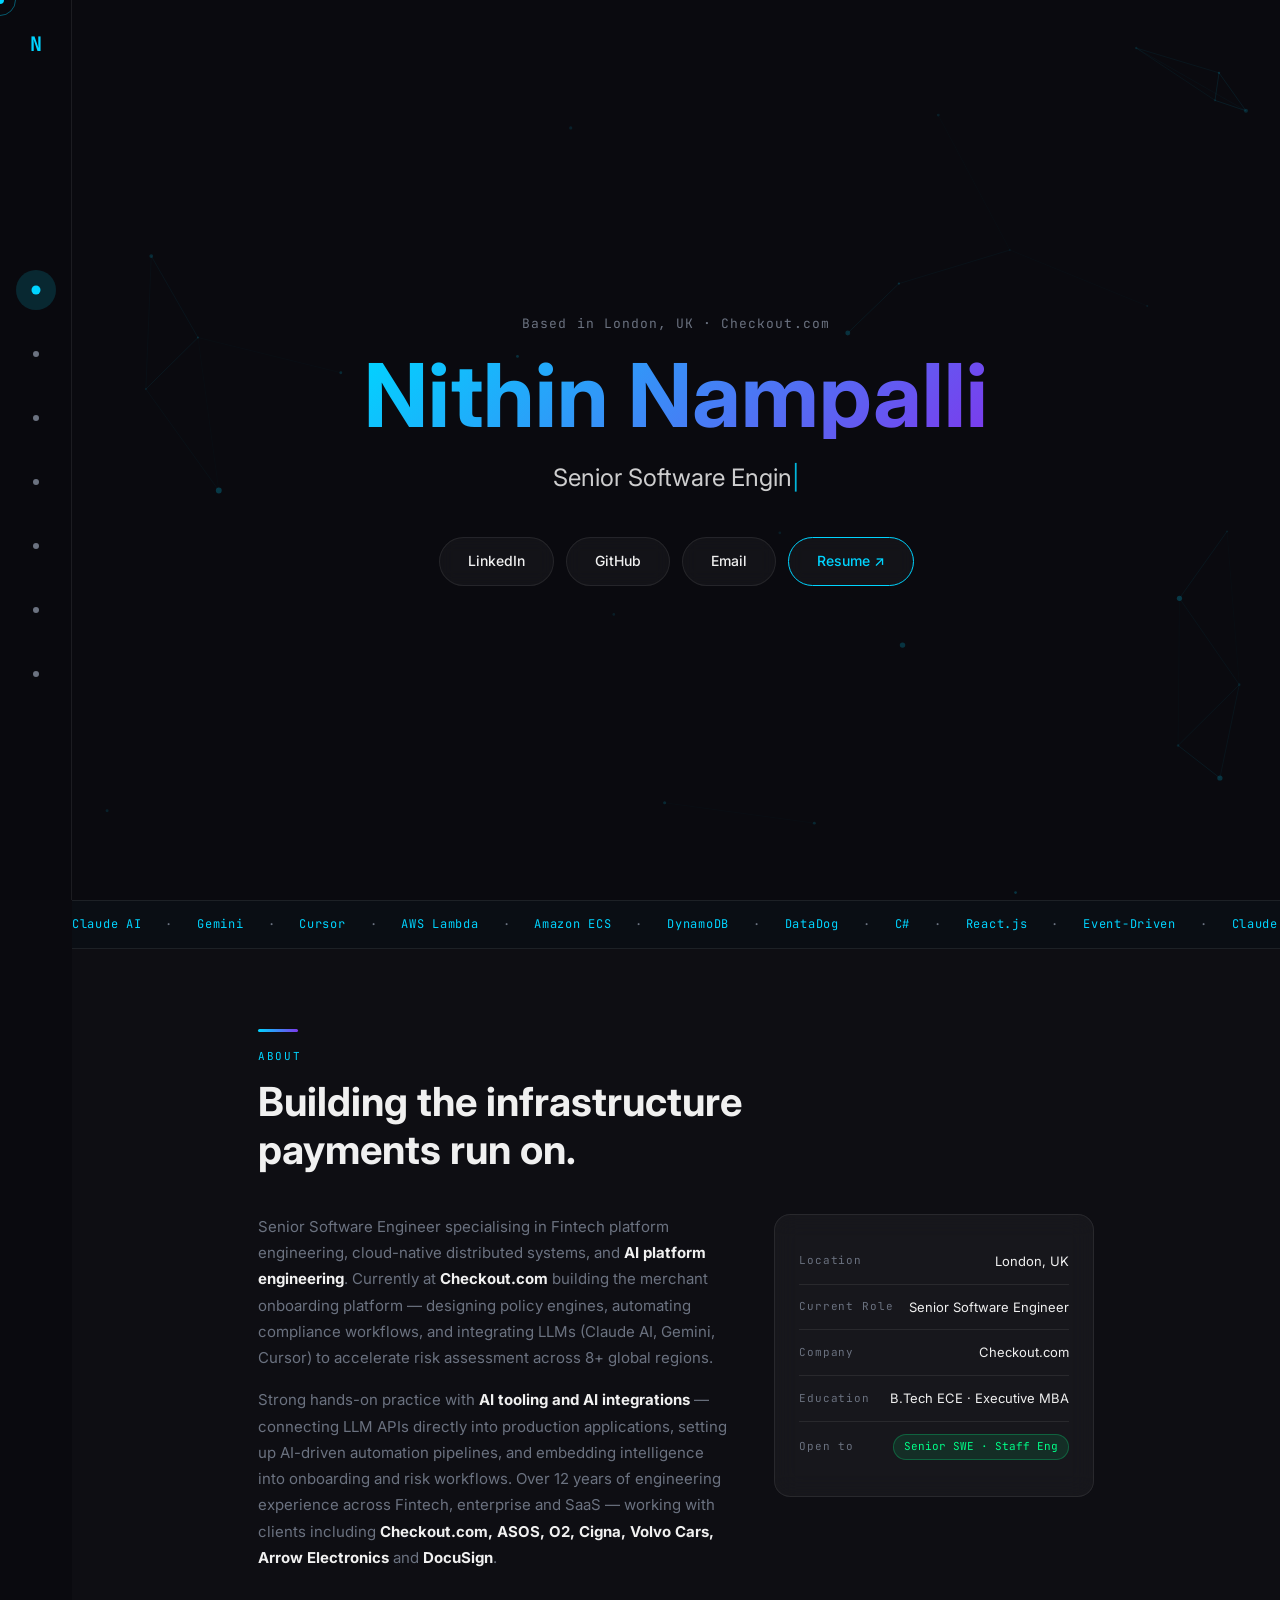
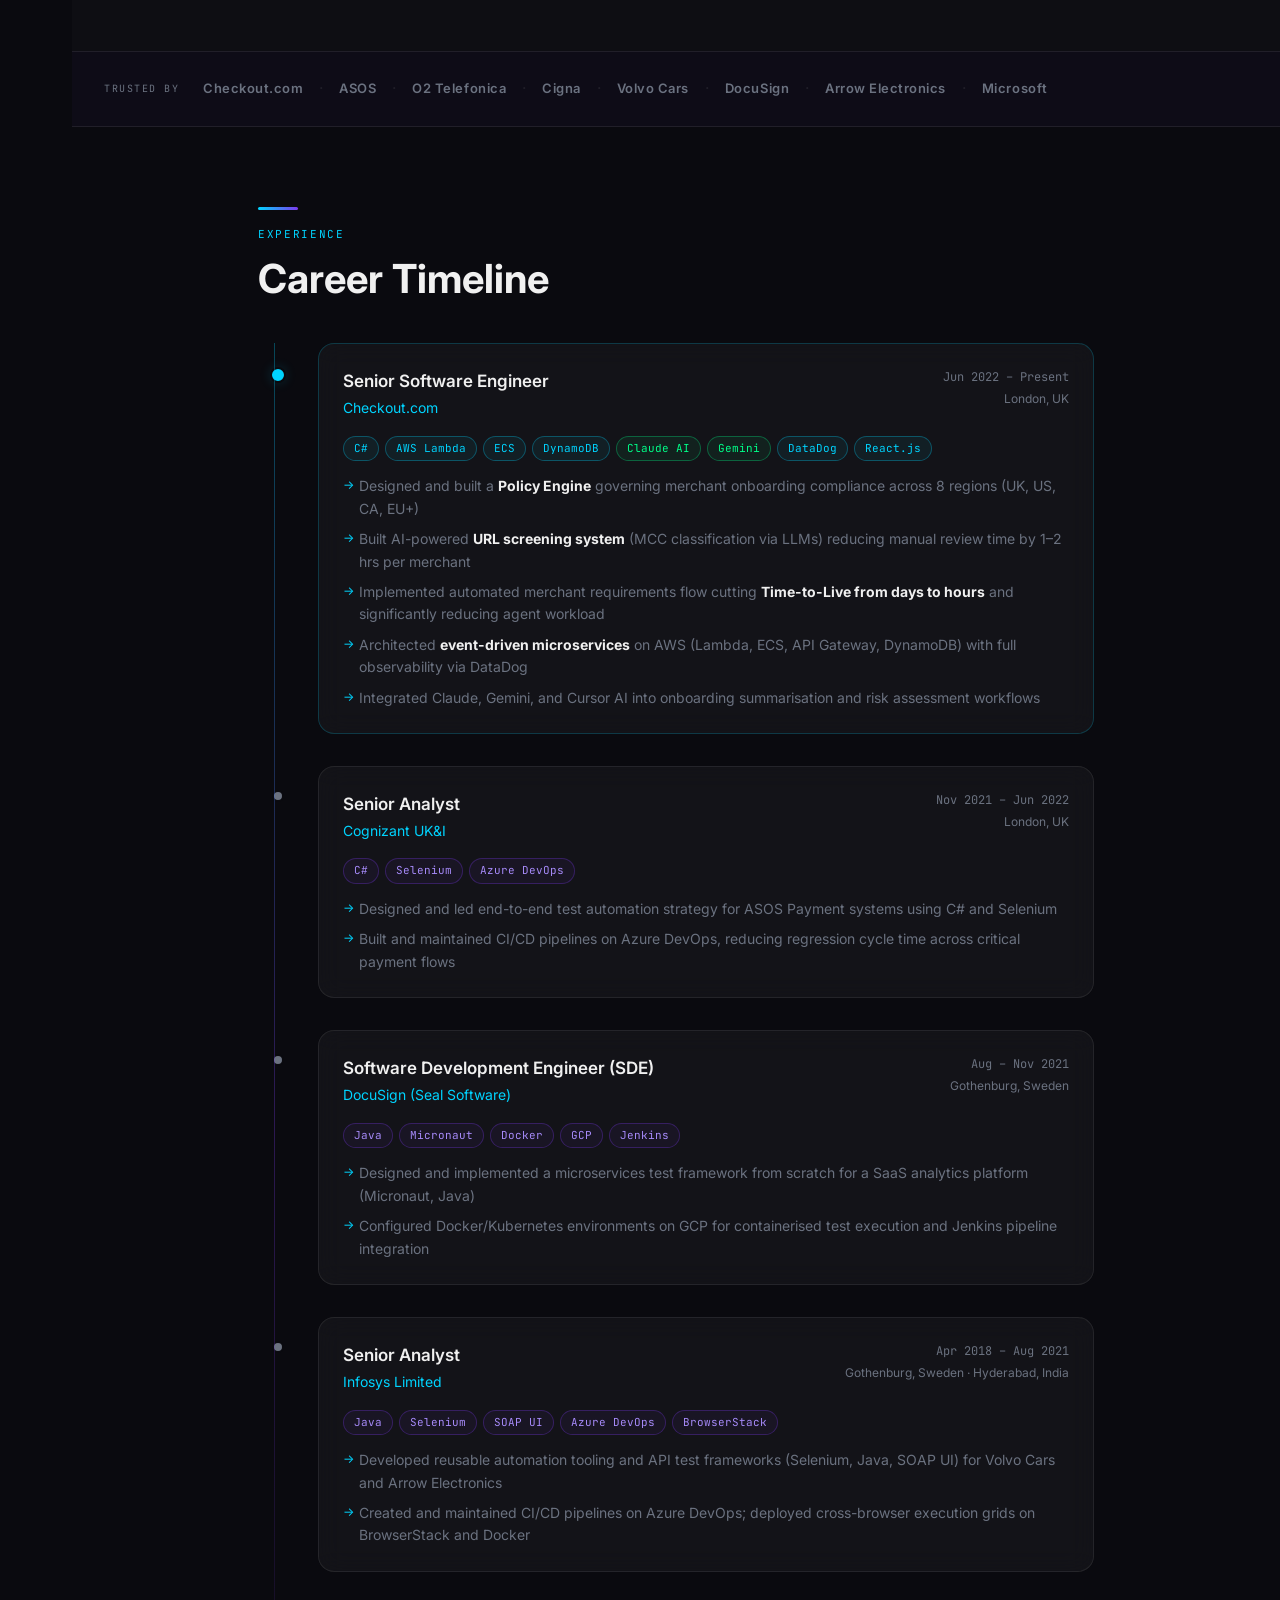
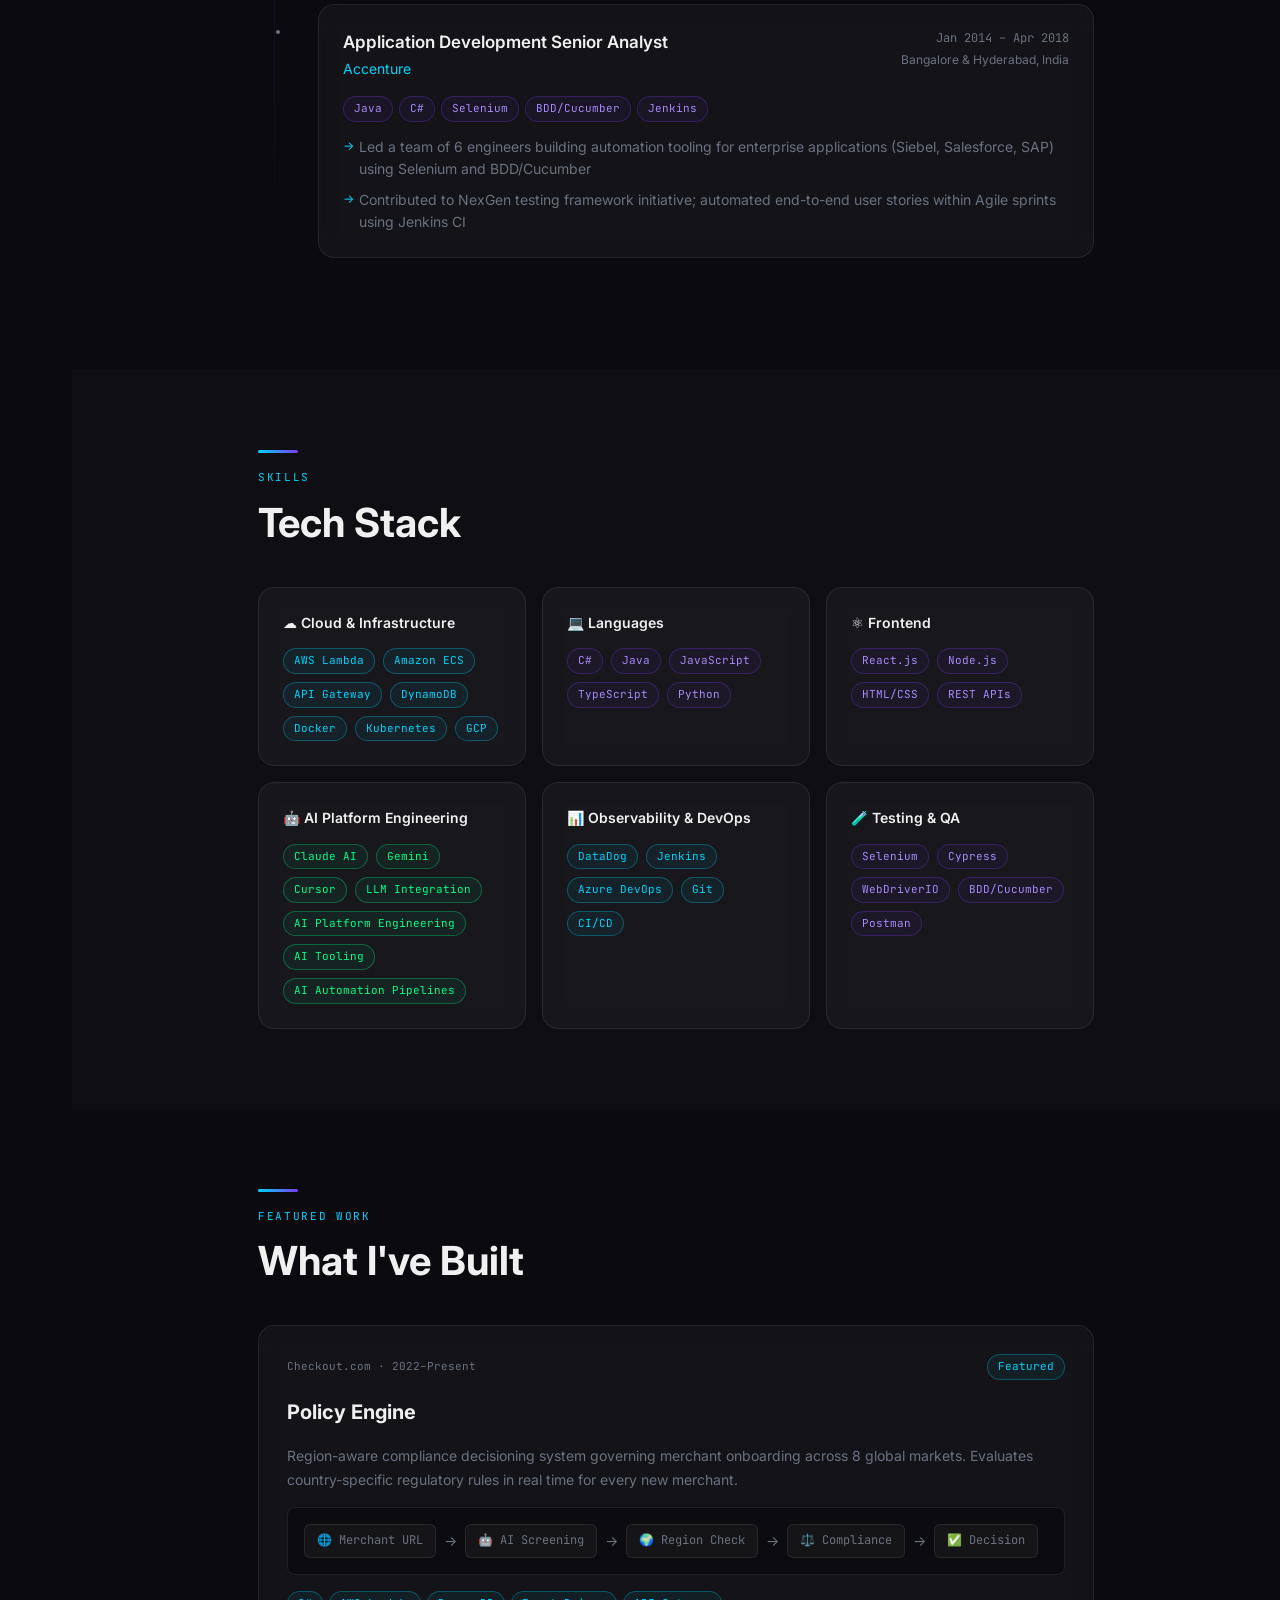
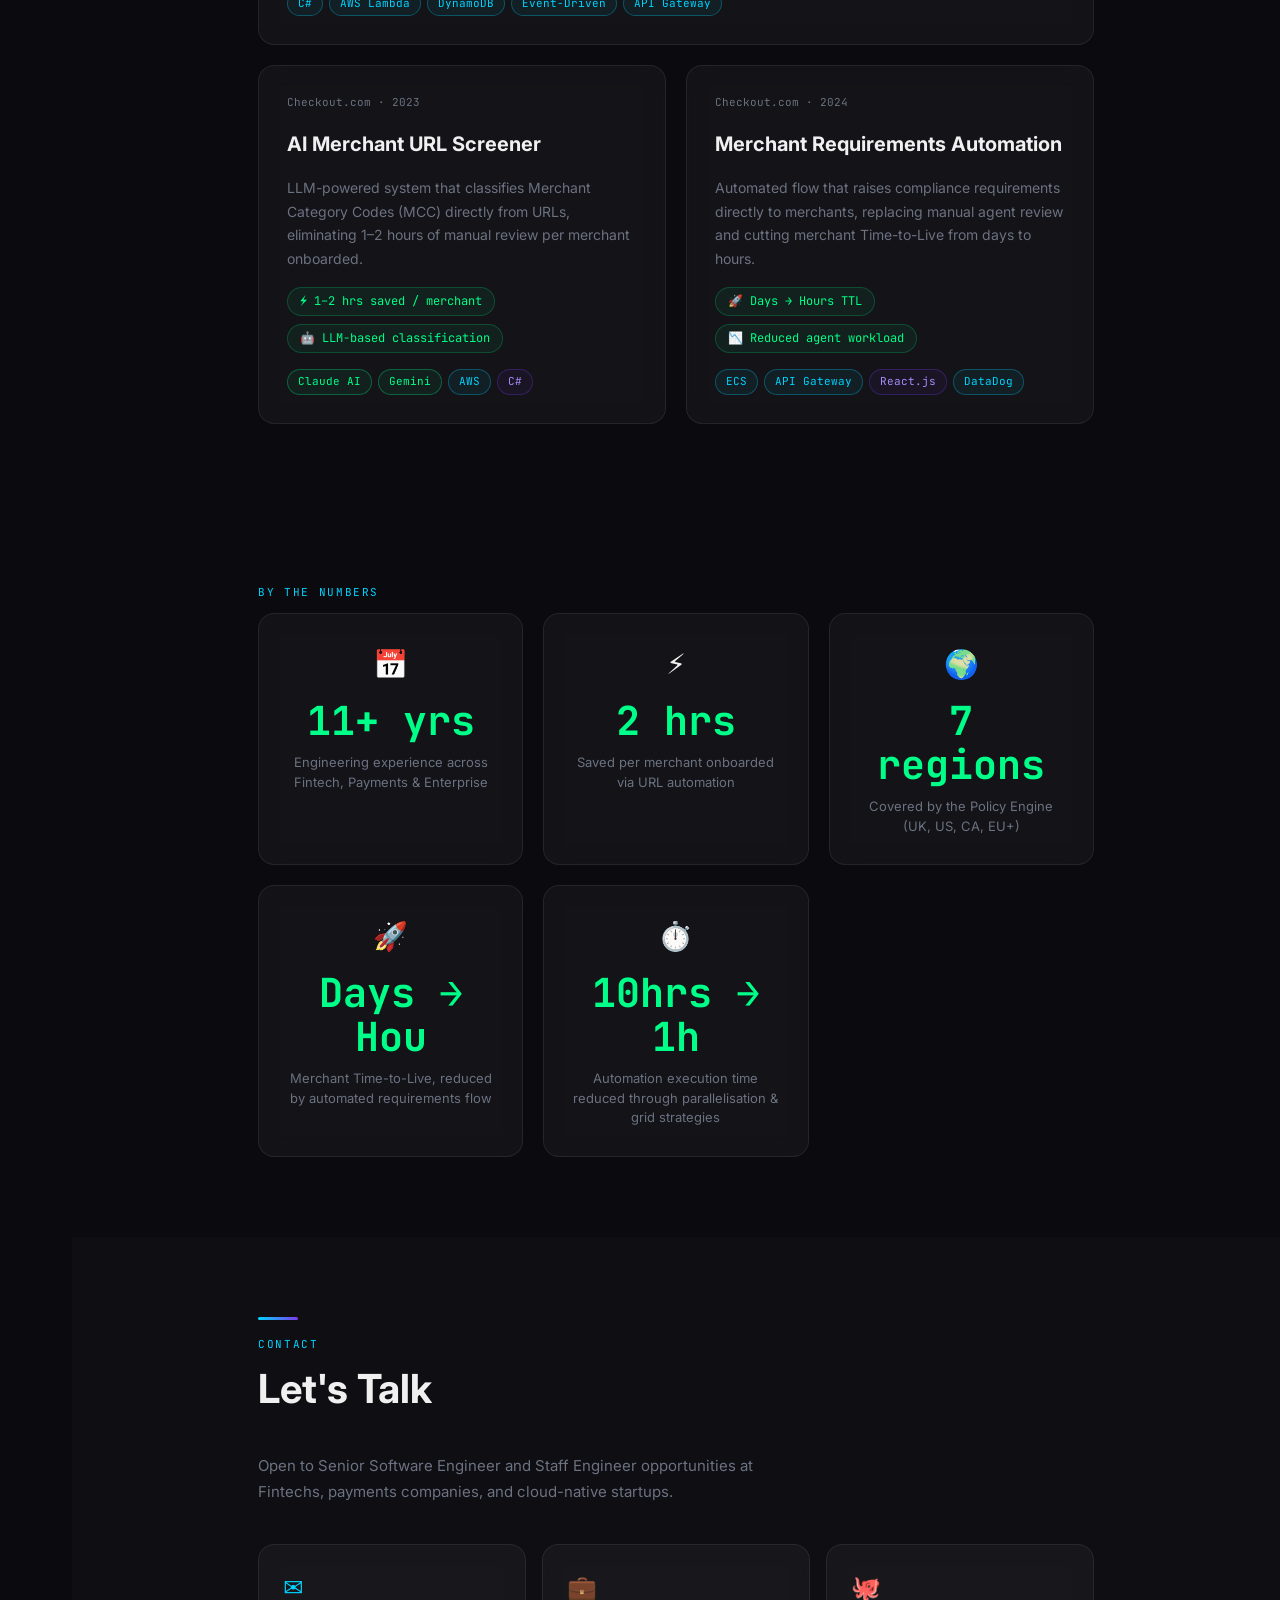
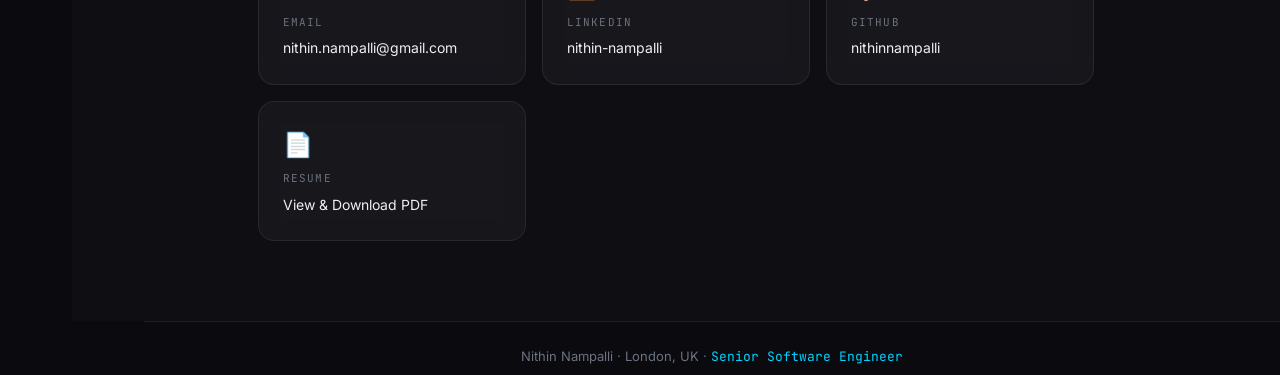
<file: index.html>
<!DOCTYPE html>
<html lang="en">
<head>
  <meta charset="utf-8">
  <meta name="viewport" content="width=device-width, initial-scale=1.0">

  <!-- SEO -->
  <title>Nithin Nampalli — Senior Software Engineer | Fintech | AWS | C#</title>
  <meta name="description" content="Senior Software Engineer at Checkout.com. Specialising in Fintech platform engineering, AWS cloud-native systems, C#, React.js and AI integrations. Based in London, UK.">
  <meta name="keywords" content="Senior Software Engineer, Fintech, AWS Lambda, ECS, DynamoDB, C#, React, API Gateway, DataDog, Policy Engine, Checkout.com, London">

  <!-- Open Graph -->
  <meta property="og:type" content="website">
  <meta property="og:title" content="Nithin Nampalli — Senior Software Engineer">
  <meta property="og:description" content="Fintech platform engineer at Checkout.com. Policy engines, AI integrations, AWS Lambda, ECS, DynamoDB.">
  <meta property="og:url" content="https://nithinnampalli.github.io">

  <!-- Fonts -->
  <link rel="preconnect" href="https://fonts.googleapis.com">
  <link rel="preconnect" href="https://fonts.gstatic.com" crossorigin>
  <link href="https://fonts.googleapis.com/css2?family=Inter:wght@300;400;500;600;700&family=JetBrains+Mono:wght@400;500&display=swap" rel="stylesheet">

  <!-- Favicon -->
  <link rel="icon" href="assets/img/favicon.png">

  <link rel="stylesheet" href="assets/css/style.css">
</head>
<body>

  <!-- Custom cursor -->
  <div class="cursor" id="cursor"></div>
  <div class="cursor-follower" id="cursorFollower"></div>

  <!-- Left nav -->
  <nav id="navbar">
    <div class="nav-logo">N</div>
    <ul class="nav-links">
      <li><a href="#hero"       class="nav-link active" data-label="Home">       <span class="nav-dot"></span></a></li>
      <li><a href="#about"      class="nav-link"        data-label="About">      <span class="nav-dot"></span></a></li>
      <li><a href="#experience" class="nav-link"        data-label="Experience"> <span class="nav-dot"></span></a></li>
      <li><a href="#skills"     class="nav-link"        data-label="Skills">     <span class="nav-dot"></span></a></li>
      <li><a href="#projects"   class="nav-link"        data-label="Projects">   <span class="nav-dot"></span></a></li>
      <li><a href="#impact"     class="nav-link"        data-label="Impact">     <span class="nav-dot"></span></a></li>
      <li><a href="#contact"    class="nav-link"        data-label="Contact">    <span class="nav-dot"></span></a></li>
    </ul>
  </nav>

  <!-- Mobile nav toggle -->
  <button class="nav-toggle" id="navToggle" aria-label="Toggle navigation">
    <span></span><span></span><span></span>
  </button>

  <main>
    <section id="hero">
  <canvas id="paymentGraph"></canvas>
  <div class="hero-content reveal">
    <p class="hero-eyebrow">Based in London, UK · Checkout.com</p>
    <h1 class="hero-name">Nithin Nampalli</h1>
    <p class="hero-role">
      <span class="typed-role" id="typedRole"></span><span class="typed-cursor" aria-hidden="true">|</span>
    </p>
    <div class="hero-links">
      <a href="https://www.linkedin.com/in/nithin-nampalli/" class="hero-btn magnetic" target="_blank" rel="noopener">LinkedIn</a>
      <a href="https://github.com/nithinnampalli" class="hero-btn magnetic" target="_blank" rel="noopener">GitHub</a>
      <a href="mailto:nithin.nampalli@gmail.com" class="hero-btn magnetic">Email</a>
      <a href="resume.html" class="hero-btn hero-btn--outline magnetic" target="_blank">Resume ↗</a>
    </div>
  </div>
</section>

<!-- AI Badge Ticker — immediately after hero section -->
<div class="ai-ticker" aria-hidden="true">
  <div class="ai-ticker-track">
    <span>Claude AI</span><span>·</span>
    <span>Gemini</span><span>·</span>
    <span>Cursor</span><span>·</span>
    <span>AWS Lambda</span><span>·</span>
    <span>Amazon ECS</span><span>·</span>
    <span>DynamoDB</span><span>·</span>
    <span>DataDog</span><span>·</span>
    <span>C#</span><span>·</span>
    <span>React.js</span><span>·</span>
    <span>Event-Driven</span><span>·</span>
    <span>Claude AI</span><span>·</span>
    <span>Gemini</span><span>·</span>
    <span>Cursor</span><span>·</span>
    <span>AWS Lambda</span><span>·</span>
    <span>Amazon ECS</span><span>·</span>
    <span>DynamoDB</span><span>·</span>
    <span>DataDog</span><span>·</span>
    <span>C#</span><span>·</span>
    <span>React.js</span><span>·</span>
    <span>Event-Driven</span><span>·</span>
  </div>
</div>
    <section id="about" class="section section--alt">
  <div class="section-inner">
    <div class="accent-bar"></div>
    <p class="section-label">About</p>
    <h2 class="section-title">Building the infrastructure<br>payments run on.</h2>
    <div class="about-grid reveal">
      <div class="about-bio">
        <p>Senior Software Engineer specialising in Fintech platform engineering, cloud-native distributed systems, and <strong>AI platform engineering</strong>. Currently at <strong>Checkout.com</strong> building the merchant onboarding platform — designing policy engines, automating compliance workflows, and integrating LLMs (Claude AI, Gemini, Cursor) to accelerate risk assessment across 8+ global regions.</p>
        <p>Strong hands-on practice with <strong>AI tooling and AI integrations</strong> — connecting LLM APIs directly into production applications, setting up AI-driven automation pipelines, and embedding intelligence into onboarding and risk workflows. Over 12 years of engineering experience across Fintech, enterprise and SaaS — working with clients including <strong>Checkout.com, ASOS, O2, Cigna, Volvo Cars, Arrow Electronics</strong> and <strong>DocuSign</strong>.</p>
      </div>
      <div class="about-details glass-card">
        <div class="about-detail-row">
          <span class="about-detail-label">Location</span>
          <span>London, UK</span>
        </div>
        <div class="about-detail-row">
          <span class="about-detail-label">Current Role</span>
          <span>Senior Software Engineer</span>
        </div>
        <div class="about-detail-row">
          <span class="about-detail-label">Company</span>
          <span>Checkout.com</span>
        </div>
        <div class="about-detail-row">
          <span class="about-detail-label">Education</span>
          <span>B.Tech ECE · Executive MBA</span>
        </div>
        <div class="about-detail-row">
          <span class="about-detail-label">Open to</span>
          <span class="open-badge">Senior SWE · Staff Eng</span>
        </div>
      </div>
    </div>
  </div>
</section>

<!-- Notable Clients Strip -->
<div class="clients-strip">
  <p class="clients-label">Trusted by</p>
  <div class="clients-track">
    <span class="client-name">Checkout.com</span>
    <span class="client-sep">·</span>
    <span class="client-name">ASOS</span>
    <span class="client-sep">·</span>
    <span class="client-name">O2 Telefonica</span>
    <span class="client-sep">·</span>
    <span class="client-name">Cigna</span>
    <span class="client-sep">·</span>
    <span class="client-name">Volvo Cars</span>
    <span class="client-sep">·</span>
    <span class="client-name">DocuSign</span>
    <span class="client-sep">·</span>
    <span class="client-name">Arrow Electronics</span>
    <span class="client-sep">·</span>
    <span class="client-name">Microsoft</span>
  </div>
</div>

    <section id="experience" class="section">
  <div class="section-inner">
    <div class="accent-bar"></div>
    <p class="section-label">Experience</p>
    <h2 class="section-title">Career Timeline</h2>
    <div class="timeline">

      <div class="timeline-item timeline-item--featured reveal">
        <div class="timeline-marker"><span class="timeline-dot timeline-dot--accent"></span></div>
        <div class="glass-card timeline-card">
          <div class="timeline-header">
            <div>
              <h3 class="timeline-role">Senior Software Engineer</h3>
              <p class="timeline-company">Checkout.com</p>
            </div>
            <div class="timeline-meta">
              <span class="timeline-date">Jun 2022 – Present</span>
              <span class="timeline-location">London, UK</span>
            </div>
          </div>
          <div class="timeline-chips">
            <span class="chip chip--cyan">C#</span>
            <span class="chip chip--cyan">AWS Lambda</span>
            <span class="chip chip--cyan">ECS</span>
            <span class="chip chip--cyan">DynamoDB</span>
            <span class="chip chip--green">Claude AI</span>
            <span class="chip chip--green">Gemini</span>
            <span class="chip chip--cyan">DataDog</span>
            <span class="chip chip--cyan">React.js</span>
          </div>
          <ul class="timeline-bullets">
            <li>Designed and built a <strong>Policy Engine</strong> governing merchant onboarding compliance across 8 regions (UK, US, CA, EU+)</li>
            <li>Built AI-powered <strong>URL screening system</strong> (MCC classification via LLMs) reducing manual review time by 1–2 hrs per merchant</li>
            <li>Implemented automated merchant requirements flow cutting <strong>Time-to-Live from days to hours</strong> and significantly reducing agent workload</li>
            <li>Architected <strong>event-driven microservices</strong> on AWS (Lambda, ECS, API Gateway, DynamoDB) with full observability via DataDog</li>
            <li>Integrated Claude, Gemini, and Cursor AI into onboarding summarisation and risk assessment workflows</li>
          </ul>
        </div>
      </div>

      <div class="timeline-item reveal">
        <div class="timeline-marker"><span class="timeline-dot"></span></div>
        <div class="glass-card timeline-card">
          <div class="timeline-header">
            <div>
              <h3 class="timeline-role">Senior Analyst</h3>
              <p class="timeline-company">Cognizant UK&amp;I</p>
            </div>
            <div class="timeline-meta">
              <span class="timeline-date">Nov 2021 – Jun 2022</span>
              <span class="timeline-location">London, UK</span>
            </div>
          </div>
          <div class="timeline-chips">
            <span class="chip chip--violet">C#</span>
            <span class="chip chip--violet">Selenium</span>
            <span class="chip chip--violet">Azure DevOps</span>
          </div>
          <ul class="timeline-bullets">
            <li>Designed and led end-to-end test automation strategy for ASOS Payment systems using C# and Selenium</li>
            <li>Built and maintained CI/CD pipelines on Azure DevOps, reducing regression cycle time across critical payment flows</li>
          </ul>
        </div>
      </div>

      <div class="timeline-item reveal">
        <div class="timeline-marker"><span class="timeline-dot"></span></div>
        <div class="glass-card timeline-card">
          <div class="timeline-header">
            <div>
              <h3 class="timeline-role">Software Development Engineer (SDE)</h3>
              <p class="timeline-company">DocuSign (Seal Software)</p>
            </div>
            <div class="timeline-meta">
              <span class="timeline-date">Aug – Nov 2021</span>
              <span class="timeline-location">Gothenburg, Sweden</span>
            </div>
          </div>
          <div class="timeline-chips">
            <span class="chip chip--violet">Java</span>
            <span class="chip chip--violet">Micronaut</span>
            <span class="chip chip--violet">Docker</span>
            <span class="chip chip--violet">GCP</span>
            <span class="chip chip--violet">Jenkins</span>
          </div>
          <ul class="timeline-bullets">
            <li>Designed and implemented a microservices test framework from scratch for a SaaS analytics platform (Micronaut, Java)</li>
            <li>Configured Docker/Kubernetes environments on GCP for containerised test execution and Jenkins pipeline integration</li>
          </ul>
        </div>
      </div>

      <div class="timeline-item reveal">
        <div class="timeline-marker"><span class="timeline-dot"></span></div>
        <div class="glass-card timeline-card">
          <div class="timeline-header">
            <div>
              <h3 class="timeline-role">Senior Analyst</h3>
              <p class="timeline-company">Infosys Limited</p>
            </div>
            <div class="timeline-meta">
              <span class="timeline-date">Apr 2018 – Aug 2021</span>
              <span class="timeline-location">Gothenburg, Sweden · Hyderabad, India</span>
            </div>
          </div>
          <div class="timeline-chips">
            <span class="chip chip--violet">Java</span>
            <span class="chip chip--violet">Selenium</span>
            <span class="chip chip--violet">SOAP UI</span>
            <span class="chip chip--violet">Azure DevOps</span>
            <span class="chip chip--violet">BrowserStack</span>
          </div>
          <ul class="timeline-bullets">
            <li>Developed reusable automation tooling and API test frameworks (Selenium, Java, SOAP UI) for Volvo Cars and Arrow Electronics</li>
            <li>Created and maintained CI/CD pipelines on Azure DevOps; deployed cross-browser execution grids on BrowserStack and Docker</li>
          </ul>
        </div>
      </div>

      <div class="timeline-item reveal">
        <div class="timeline-marker"><span class="timeline-dot timeline-dot--sm"></span></div>
        <div class="glass-card timeline-card">
          <div class="timeline-header">
            <div>
              <h3 class="timeline-role">Application Development Senior Analyst</h3>
              <p class="timeline-company">Accenture</p>
            </div>
            <div class="timeline-meta">
              <span class="timeline-date">Jan 2014 – Apr 2018</span>
              <span class="timeline-location">Bangalore &amp; Hyderabad, India</span>
            </div>
          </div>
          <div class="timeline-chips">
            <span class="chip chip--violet">Java</span>
            <span class="chip chip--violet">C#</span>
            <span class="chip chip--violet">Selenium</span>
            <span class="chip chip--violet">BDD/Cucumber</span>
            <span class="chip chip--violet">Jenkins</span>
          </div>
          <ul class="timeline-bullets">
            <li>Led a team of 6 engineers building automation tooling for enterprise applications (Siebel, Salesforce, SAP) using Selenium and BDD/Cucumber</li>
            <li>Contributed to NexGen testing framework initiative; automated end-to-end user stories within Agile sprints using Jenkins CI</li>
          </ul>
        </div>
      </div>

    </div>
  </div>
</section>
    <section id="skills" class="section section--alt">
  <div class="section-inner">
    <div class="accent-bar"></div>
    <p class="section-label">Skills</p>
    <h2 class="section-title">Tech Stack</h2>
    <div class="skills-grid reveal">
      <div class="glass-card skill-group">
        <h3 class="skill-group-title">☁️ Cloud &amp; Infrastructure</h3>
        <div class="skill-chips">
          <span class="chip chip--cyan">AWS Lambda</span>
          <span class="chip chip--cyan">Amazon ECS</span>
          <span class="chip chip--cyan">API Gateway</span>
          <span class="chip chip--cyan">DynamoDB</span>
          <span class="chip chip--cyan">Docker</span>
          <span class="chip chip--cyan">Kubernetes</span>
          <span class="chip chip--cyan">GCP</span>
        </div>
      </div>
      <div class="glass-card skill-group">
        <h3 class="skill-group-title">💻 Languages</h3>
        <div class="skill-chips">
          <span class="chip chip--violet">C#</span>
          <span class="chip chip--violet">Java</span>
          <span class="chip chip--violet">JavaScript</span>
          <span class="chip chip--violet">TypeScript</span>
          <span class="chip chip--violet">Python</span>
        </div>
      </div>
      <div class="glass-card skill-group">
        <h3 class="skill-group-title">⚛️ Frontend</h3>
        <div class="skill-chips">
          <span class="chip chip--violet">React.js</span>
          <span class="chip chip--violet">Node.js</span>
          <span class="chip chip--violet">HTML/CSS</span>
          <span class="chip chip--violet">REST APIs</span>
        </div>
      </div>
      <div class="glass-card skill-group">
        <h3 class="skill-group-title">🤖 AI Platform Engineering</h3>
        <div class="skill-chips">
          <span class="chip chip--green">Claude AI</span>
          <span class="chip chip--green">Gemini</span>
          <span class="chip chip--green">Cursor</span>
          <span class="chip chip--green">LLM Integration</span>
          <span class="chip chip--green">AI Platform Engineering</span>
          <span class="chip chip--green">AI Tooling</span>
          <span class="chip chip--green">AI Automation Pipelines</span>
        </div>
      </div>
      <div class="glass-card skill-group">
        <h3 class="skill-group-title">📊 Observability &amp; DevOps</h3>
        <div class="skill-chips">
          <span class="chip chip--cyan">DataDog</span>
          <span class="chip chip--cyan">Jenkins</span>
          <span class="chip chip--cyan">Azure DevOps</span>
          <span class="chip chip--cyan">Git</span>
          <span class="chip chip--cyan">CI/CD</span>
        </div>
      </div>
      <div class="glass-card skill-group">
        <h3 class="skill-group-title">🧪 Testing &amp; QA</h3>
        <div class="skill-chips">
          <span class="chip chip--violet">Selenium</span>
          <span class="chip chip--violet">Cypress</span>
          <span class="chip chip--violet">WebDriverIO</span>
          <span class="chip chip--violet">BDD/Cucumber</span>
          <span class="chip chip--violet">Postman</span>
        </div>
      </div>
    </div>
  </div>
</section>
    <section id="projects" class="section">
  <div class="section-inner">
    <div class="accent-bar"></div>
    <p class="section-label">Featured Work</p>
    <h2 class="section-title">What I've Built</h2>
    <div class="projects-grid">

      <div class="glass-card project-card project-card--featured reveal" id="policyEngineCard">
        <div class="project-header">
          <span class="project-tag">Checkout.com · 2022–Present</span>
          <span class="chip chip--cyan">Featured</span>
        </div>
        <h3 class="project-title">Policy Engine</h3>
        <p class="project-desc">Region-aware compliance decisioning system governing merchant onboarding across 8 global markets. Evaluates country-specific regulatory rules in real time for every new merchant.</p>
        <div class="policy-flow" id="policyFlow" aria-label="Policy engine decision flow">
          <div class="flow-step" data-step="0">🌐 Merchant URL</div>
          <div class="flow-arrow" aria-hidden="true">→</div>
          <div class="flow-step" data-step="1">🤖 AI Screening</div>
          <div class="flow-arrow" aria-hidden="true">→</div>
          <div class="flow-step" data-step="2">🌍 Region Check</div>
          <div class="flow-arrow" aria-hidden="true">→</div>
          <div class="flow-step" data-step="3">⚖️ Compliance</div>
          <div class="flow-arrow" aria-hidden="true">→</div>
          <div class="flow-step flow-step--decision" data-step="4">✅ Decision</div>
        </div>
        <div class="project-chips">
          <span class="chip chip--cyan">C#</span>
          <span class="chip chip--cyan">AWS Lambda</span>
          <span class="chip chip--cyan">DynamoDB</span>
          <span class="chip chip--cyan">Event-Driven</span>
          <span class="chip chip--cyan">API Gateway</span>
        </div>
      </div>

      <div class="glass-card project-card reveal">
        <div class="project-header">
          <span class="project-tag">Checkout.com · 2023</span>
        </div>
        <h3 class="project-title">AI Merchant URL Screener</h3>
        <p class="project-desc">LLM-powered system that classifies Merchant Category Codes (MCC) directly from URLs, eliminating 1–2 hours of manual review per merchant onboarded.</p>
        <div class="project-impact">
          <span class="impact-pill">⚡ 1–2 hrs saved / merchant</span>
          <span class="impact-pill">🤖 LLM-based classification</span>
        </div>
        <div class="project-chips">
          <span class="chip chip--green">Claude AI</span>
          <span class="chip chip--green">Gemini</span>
          <span class="chip chip--cyan">AWS</span>
          <span class="chip chip--violet">C#</span>
        </div>
      </div>

      <div class="glass-card project-card reveal">
        <div class="project-header">
          <span class="project-tag">Checkout.com · 2024</span>
        </div>
        <h3 class="project-title">Merchant Requirements Automation</h3>
        <p class="project-desc">Automated flow that raises compliance requirements directly to merchants, replacing manual agent review and cutting merchant Time-to-Live from days to hours.</p>
        <div class="project-impact">
          <span class="impact-pill">🚀 Days → Hours TTL</span>
          <span class="impact-pill">📉 Reduced agent workload</span>
        </div>
        <div class="project-chips">
          <span class="chip chip--cyan">ECS</span>
          <span class="chip chip--cyan">API Gateway</span>
          <span class="chip chip--violet">React.js</span>
          <span class="chip chip--cyan">DataDog</span>
        </div>
      </div>

    </div>
  </div>
</section>
    <section id="impact" class="section">
  <div class="section-inner">
    <p class="section-label">By the numbers</p>
    <div class="impact-grid">
      <div class="glass-card impact-card reveal" data-count-end="12" data-count-suffix="+">
        <div class="impact-icon">📅</div>
        <div class="impact-value"><span class="count-val">0</span>+ yrs</div>
        <div class="impact-label">Engineering experience across Fintech, Payments &amp; Enterprise</div>
      </div>
      <div class="glass-card impact-card reveal" data-count-end="2" data-count-suffix=" hrs" data-count-prefix="1–">
        <div class="impact-icon">⚡</div>
        <div class="impact-value"><span class="count-val">0</span> hrs</div>
        <div class="impact-label">Saved per merchant onboarded via URL automation</div>
      </div>
      <div class="glass-card impact-card reveal" data-count-end="8" data-count-suffix="">
        <div class="impact-icon">🌍</div>
        <div class="impact-value"><span class="count-val">0</span> regions</div>
        <div class="impact-label">Covered by the Policy Engine (UK, US, CA, EU+)</div>
      </div>
      <div class="glass-card impact-card reveal" data-count-type="text" data-count-text="Days → Hours">
        <div class="impact-icon">🚀</div>
        <div class="impact-value"><span class="count-val">—</span></div>
        <div class="impact-label">Merchant Time-to-Live, reduced by automated requirements flow</div>
      </div>
      <div class="glass-card impact-card reveal" data-count-type="text" data-count-text="10hrs → 1hr">
        <div class="impact-icon">⏱️</div>
        <div class="impact-value"><span class="count-val">—</span></div>
        <div class="impact-label">Automation execution time reduced through parallelisation &amp; grid strategies</div>
      </div>
    </div>
  </div>
</section>
    <section id="contact" class="section section--alt">
  <div class="section-inner">
    <div class="accent-bar"></div>
    <p class="section-label">Contact</p>
    <h2 class="section-title">Let's Talk</h2>
    <p class="contact-sub">Open to Senior Software Engineer and Staff Engineer opportunities at Fintechs, payments companies, and cloud-native startups.</p>
    <div class="contact-grid reveal">
      <a href="mailto:nithin.nampalli@gmail.com" class="glass-card contact-card magnetic">
        <span class="contact-icon">✉️</span>
        <span class="contact-label">Email</span>
        <span class="contact-value">nithin.nampalli@gmail.com</span>
      </a>
      <a href="https://www.linkedin.com/in/nithin-nampalli/" target="_blank" rel="noopener" class="glass-card contact-card magnetic">
        <span class="contact-icon">💼</span>
        <span class="contact-label">LinkedIn</span>
        <span class="contact-value">nithin-nampalli</span>
      </a>
      <a href="https://github.com/nithinnampalli" target="_blank" rel="noopener" class="glass-card contact-card magnetic">
        <span class="contact-icon">🐙</span>
        <span class="contact-label">GitHub</span>
        <span class="contact-value">nithinnampalli</span>
      </a>
      <a href="resume.html" target="_blank" class="glass-card contact-card magnetic">
        <span class="contact-icon">📄</span>
        <span class="contact-label">Resume</span>
        <span class="contact-value">View &amp; Download PDF</span>
      </a>
    </div>
  </div>
</section>

<footer>
  <p>Nithin Nampalli · London, UK · <span class="footer-mono">Senior Software Engineer</span></p>
  <p class="footer-kbd">Press <kbd>⌘K</kbd> to navigate</p>
</footer>
  </main>

  <!-- Command palette -->
  <div class="palette-overlay" id="paletteOverlay">
    <div class="palette" id="palette">
      <div class="palette-input-wrap">
        <span class="palette-icon">⌘</span>
        <input type="text" class="palette-input" id="paletteInput" placeholder="Type a command or jump to...">
      </div>
      <ul class="palette-results" id="paletteResults"></ul>
    </div>
  </div>

  <script src="assets/js/main.js"></script>
</body>
</html>
</file>
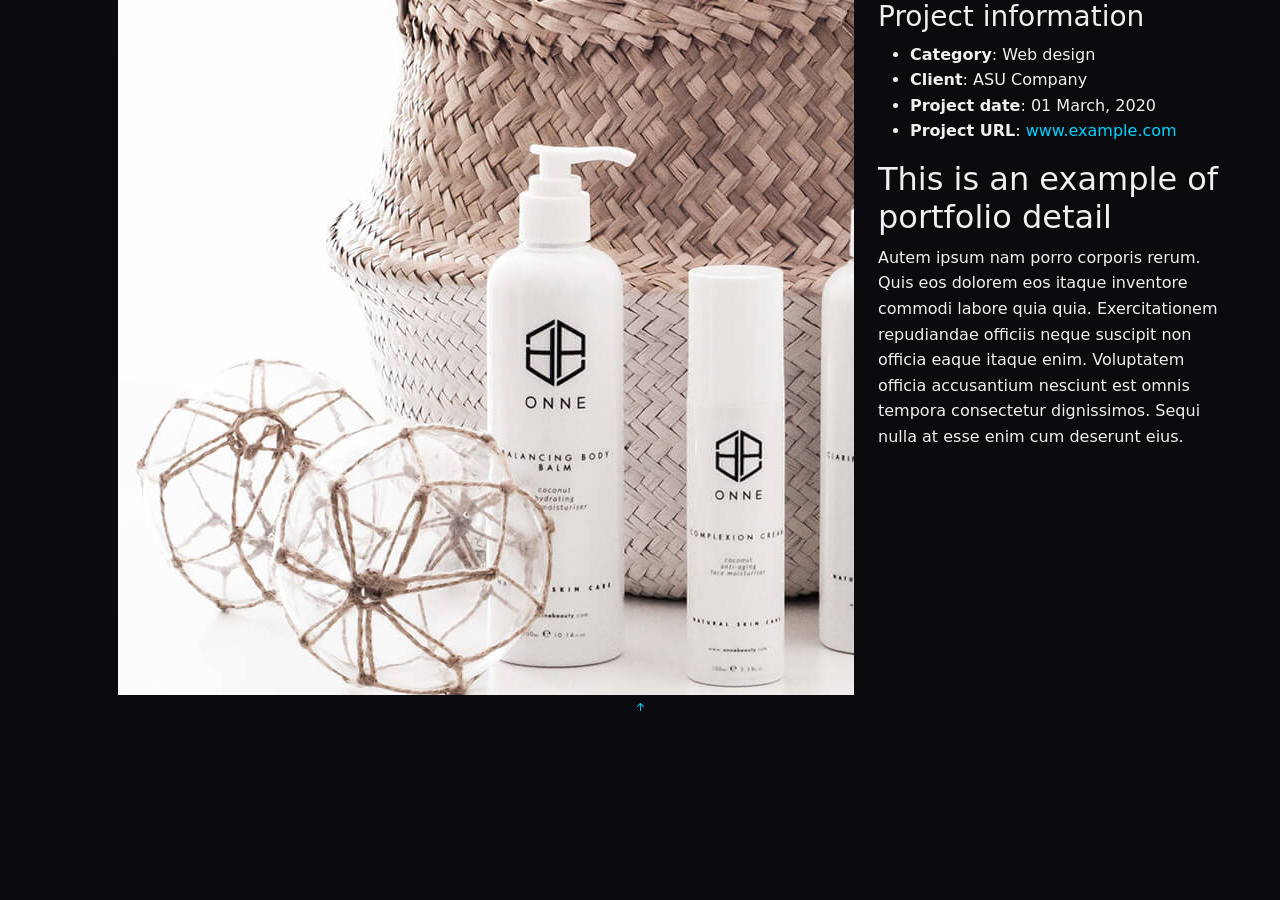
<file: portfolio-details.html>
<!DOCTYPE html>
<html lang="en">

<head>
  <meta charset="utf-8">
  <meta content="width=device-width, initial-scale=1.0" name="viewport">

  <title>Portfolio Details - Personal Bootstrap Template</title>
  <meta content="" name="description">
  <meta content="" name="keywords">

  <!-- Favicons -->
  <link href="assets/img/favicon.png" rel="icon">
  <link href="assets/img/apple-touch-icon.png" rel="apple-touch-icon">

  <!-- Google Fonts -->
  <link href="https://fonts.googleapis.com/css?family=Open+Sans:300,300i,400,400i,600,600i,700,700i|Raleway:300,300i,400,400i,500,500i,600,600i,700,700i|Poppins:300,300i,400,400i,500,500i,600,600i,700,700i" rel="stylesheet">

  <!-- Vendor CSS Files -->
  <link href="assets/vendor/aos/aos.css" rel="stylesheet">
  <link href="assets/vendor/bootstrap/css/bootstrap.min.css" rel="stylesheet">
  <link href="assets/vendor/bootstrap-icons/bootstrap-icons.css" rel="stylesheet">
  <link href="assets/vendor/boxicons/css/boxicons.min.css" rel="stylesheet">
  <link href="assets/vendor/glightbox/css/glightbox.min.css" rel="stylesheet">
  <link href="assets/vendor/swiper/swiper-bundle.min.css" rel="stylesheet">

  <!-- Template Main CSS File -->
  <link href="assets/css/style.css" rel="stylesheet">

  <!-- =======================================================
  * Template Name: MyResume - v4.7.0
  * Template URL: https://bootstrapmade.com/free-html-bootstrap-template-my-resume/
  * Author: BootstrapMade.com
  * License: https://bootstrapmade.com/license/
  ======================================================== -->
</head>

<body>

  <main id="main">

    <!-- ======= Portfolio Details Section ======= -->
    <section id="portfolio-details" class="portfolio-details">
      <div class="container">

        <div class="row gy-4">

          <div class="col-lg-8">
            <div class="portfolio-details-slider swiper">
              <div class="swiper-wrapper align-items-center">

                <div class="swiper-slide">
                  <img src="assets/img/portfolio/portfolio-details-1.jpg" alt="">
                </div>

                <div class="swiper-slide">
                  <img src="assets/img/portfolio/portfolio-details-2.jpg" alt="">
                </div>

                <div class="swiper-slide">
                  <img src="assets/img/portfolio/portfolio-details-3.jpg" alt="">
                </div>

              </div>
              <div class="swiper-pagination"></div>
            </div>
          </div>

          <div class="col-lg-4">
            <div class="portfolio-info">
              <h3>Project information</h3>
              <ul>
                <li><strong>Category</strong>: Web design</li>
                <li><strong>Client</strong>: ASU Company</li>
                <li><strong>Project date</strong>: 01 March, 2020</li>
                <li><strong>Project URL</strong>: <a href="#">www.example.com</a></li>
              </ul>
            </div>
            <div class="portfolio-description">
              <h2>This is an example of portfolio detail</h2>
              <p>
                Autem ipsum nam porro corporis rerum. Quis eos dolorem eos itaque inventore commodi labore quia quia. Exercitationem repudiandae officiis neque suscipit non officia eaque itaque enim. Voluptatem officia accusantium nesciunt est omnis tempora consectetur dignissimos. Sequi nulla at esse enim cum deserunt eius.
              </p>
            </div>
          </div>

        </div>

      </div>
    </section><!-- End Portfolio Details Section -->

  </main><!-- End #main -->

  <div id="preloader"></div>
  <a href="#" class="back-to-top d-flex align-items-center justify-content-center"><i class="bi bi-arrow-up-short"></i></a>

  <!-- Vendor JS Files -->
  <script src="assets/vendor/purecounter/purecounter.js"></script>
  <script src="assets/vendor/aos/aos.js"></script>
  <script src="assets/vendor/bootstrap/js/bootstrap.bundle.min.js"></script>
  <script src="assets/vendor/glightbox/js/glightbox.min.js"></script>
  <script src="assets/vendor/isotope-layout/isotope.pkgd.min.js"></script>
  <script src="assets/vendor/swiper/swiper-bundle.min.js"></script>
  <script src="assets/vendor/typed.js/typed.min.js"></script>
  <script src="assets/vendor/waypoints/noframework.waypoints.js"></script>
  <script src="assets/vendor/php-email-form/validate.js"></script>

  <!-- Template Main JS File -->
  <script src="assets/js/main.js"></script>

</body>

</html>
</file>
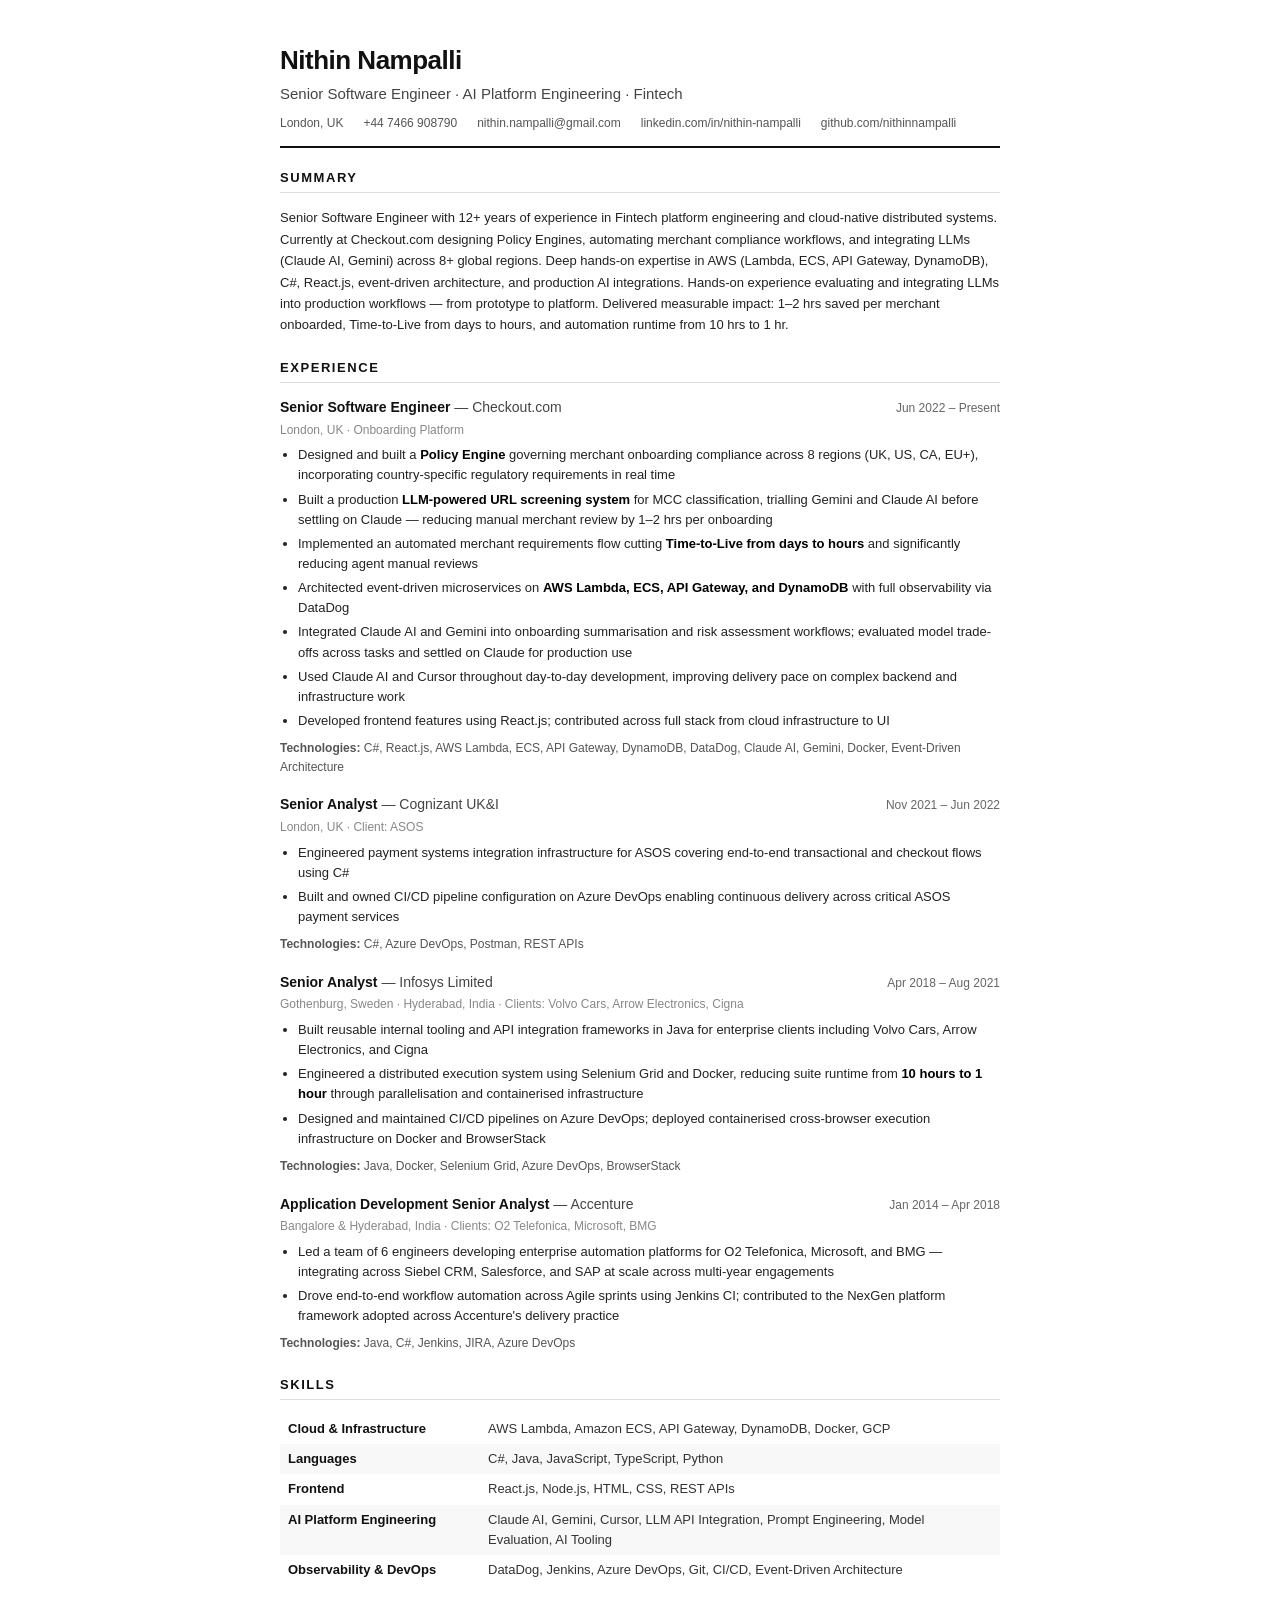
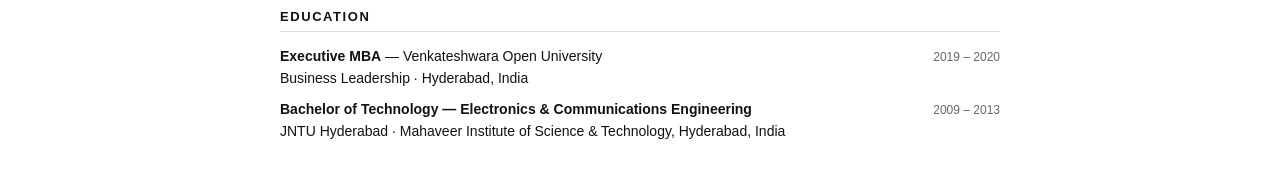
<file: resume.html>
<!DOCTYPE html>
<html lang="en">
<head>
  <meta charset="utf-8">
  <meta name="viewport" content="width=device-width, initial-scale=1.0">
  <title>Nithin Nampalli — Resume</title>
  <link rel="stylesheet" href="assets/css/resume.css">
</head>
<body>

<div class="resume">

  <header class="r-header">
    <h1>Nithin Nampalli</h1>
    <p class="r-subtitle">Senior Software Engineer · AI Platform Engineering · Fintech</p>
    <div class="r-contact">
      <span>London, UK</span>
      <span>+44 7466 908790</span>
      <span>nithin.nampalli@gmail.com</span>
      <span>linkedin.com/in/nithin-nampalli</span>
      <span>github.com/nithinnampalli</span>
    </div>
  </header>

  <section class="r-section">
    <h2>Summary</h2>
    <p>Senior Software Engineer with 12+ years of experience in Fintech platform engineering and cloud-native distributed systems. Currently at Checkout.com designing Policy Engines, automating merchant compliance workflows, and integrating LLMs (Claude AI, Gemini) across 8+ global regions. Deep hands-on expertise in AWS (Lambda, ECS, API Gateway, DynamoDB), C#, React.js, event-driven architecture, and production AI integrations. Hands-on experience evaluating and integrating LLMs into production workflows — from prototype to platform. Delivered measurable impact: 1–2 hrs saved per merchant onboarded, Time-to-Live from days to hours, and automation runtime from 10 hrs to 1 hr.</p>
  </section>

  <section class="r-section">
    <h2>Experience</h2>

    <div class="r-job">
      <div class="r-job-header">
        <div>
          <strong>Senior Software Engineer</strong>
          <span class="r-company"> — Checkout.com</span>
        </div>
        <span class="r-date">Jun 2022 – Present</span>
      </div>
      <p class="r-location">London, UK · Onboarding Platform</p>
      <ul>
        <li>Designed and built a <strong>Policy Engine</strong> governing merchant onboarding compliance across 8 regions (UK, US, CA, EU+), incorporating country-specific regulatory requirements in real time</li>
        <li>Built a production <strong>LLM-powered URL screening system</strong> for MCC classification, trialling Gemini and Claude AI before settling on Claude — reducing manual merchant review by 1–2 hrs per onboarding</li>
        <li>Implemented an automated merchant requirements flow cutting <strong>Time-to-Live from days to hours</strong> and significantly reducing agent manual reviews</li>
        <li>Architected event-driven microservices on <strong>AWS Lambda, ECS, API Gateway, and DynamoDB</strong> with full observability via DataDog</li>
        <li>Integrated Claude AI and Gemini into onboarding summarisation and risk assessment workflows; evaluated model trade-offs across tasks and settled on Claude for production use</li>
        <li>Used Claude AI and Cursor throughout day-to-day development, improving delivery pace on complex backend and infrastructure work</li>
        <li>Developed frontend features using React.js; contributed across full stack from cloud infrastructure to UI</li>
      </ul>
      <p class="r-tech"><strong>Technologies:</strong> C#, React.js, AWS Lambda, ECS, API Gateway, DynamoDB, DataDog, Claude AI, Gemini, Docker, Event-Driven Architecture</p>
    </div>

    <div class="r-job">
      <div class="r-job-header">
        <div>
          <strong>Senior Analyst</strong>
          <span class="r-company"> — Cognizant UK&amp;I</span>
        </div>
        <span class="r-date">Nov 2021 – Jun 2022</span>
      </div>
      <p class="r-location">London, UK · Client: ASOS</p>
      <ul>
        <li>Engineered payment systems integration infrastructure for ASOS covering end-to-end transactional and checkout flows using C#</li>
        <li>Built and owned CI/CD pipeline configuration on Azure DevOps enabling continuous delivery across critical ASOS payment services</li>
      </ul>
      <p class="r-tech"><strong>Technologies:</strong> C#, Azure DevOps, Postman, REST APIs</p>
    </div>

    <div class="r-job">
      <div class="r-job-header">
        <div>
          <strong>Senior Analyst</strong>
          <span class="r-company"> — Infosys Limited</span>
        </div>
        <span class="r-date">Apr 2018 – Aug 2021</span>
      </div>
      <p class="r-location">Gothenburg, Sweden · Hyderabad, India · Clients: Volvo Cars, Arrow Electronics, Cigna</p>
      <ul>
        <li>Built reusable internal tooling and API integration frameworks in Java for enterprise clients including Volvo Cars, Arrow Electronics, and Cigna</li>
        <li>Engineered a distributed execution system using Selenium Grid and Docker, reducing suite runtime from <strong>10 hours to 1 hour</strong> through parallelisation and containerised infrastructure</li>
        <li>Designed and maintained CI/CD pipelines on Azure DevOps; deployed containerised cross-browser execution infrastructure on Docker and BrowserStack</li>
      </ul>
      <p class="r-tech"><strong>Technologies:</strong> Java, Docker, Selenium Grid, Azure DevOps, BrowserStack</p>
    </div>

    <div class="r-job">
      <div class="r-job-header">
        <div>
          <strong>Application Development Senior Analyst</strong>
          <span class="r-company"> — Accenture</span>
        </div>
        <span class="r-date">Jan 2014 – Apr 2018</span>
      </div>
      <p class="r-location">Bangalore &amp; Hyderabad, India · Clients: O2 Telefonica, Microsoft, BMG</p>
      <ul>
        <li>Led a team of 6 engineers developing enterprise automation platforms for O2 Telefonica, Microsoft, and BMG — integrating across Siebel CRM, Salesforce, and SAP at scale across multi-year engagements</li>
        <li>Drove end-to-end workflow automation across Agile sprints using Jenkins CI; contributed to the NexGen platform framework adopted across Accenture's delivery practice</li>
      </ul>
      <p class="r-tech"><strong>Technologies:</strong> Java, C#, Jenkins, JIRA, Azure DevOps</p>
    </div>

  </section>

  <section class="r-section">
    <h2>Skills</h2>
    <table class="r-skills-table">
      <tr>
        <td><strong>Cloud &amp; Infrastructure</strong></td>
        <td>AWS Lambda, Amazon ECS, API Gateway, DynamoDB, Docker, GCP</td>
      </tr>
      <tr>
        <td><strong>Languages</strong></td>
        <td>C#, Java, JavaScript, TypeScript, Python</td>
      </tr>
      <tr>
        <td><strong>Frontend</strong></td>
        <td>React.js, Node.js, HTML, CSS, REST APIs</td>
      </tr>
      <tr>
        <td><strong>AI Platform Engineering</strong></td>
        <td>Claude AI, Gemini, Cursor, LLM API Integration, Prompt Engineering, Model Evaluation, AI Tooling</td>
      </tr>
      <tr>
        <td><strong>Observability &amp; DevOps</strong></td>
        <td>DataDog, Jenkins, Azure DevOps, Git, CI/CD, Event-Driven Architecture</td>
      </tr>
    </table>
  </section>

  <section class="r-section">
    <h2>Education</h2>
    <div class="r-edu">
      <div class="r-job-header">
        <div><strong>Executive MBA</strong> — Venkateshwara Open University</div>
        <span class="r-date">2019 – 2020</span>
      </div>
      <p>Business Leadership · Hyderabad, India</p>
    </div>
    <div class="r-edu">
      <div class="r-job-header">
        <div><strong>Bachelor of Technology — Electronics &amp; Communications Engineering</strong></div>
        <span class="r-date">2009 – 2013</span>
      </div>
      <p>JNTU Hyderabad · Mahaveer Institute of Science &amp; Technology, Hyderabad, India</p>
    </div>
  </section>

</div>

</body>
</html>
</file>
<file: assets/css/style.css>
/* ============================================================
   DESIGN SYSTEM
   ============================================================ */
*, *::before, *::after { box-sizing: border-box; margin: 0; padding: 0; }

:root {
  --bg:           #0a0a0f;
  --glass:        rgba(255,255,255,0.04);
  --glass-border: rgba(255,255,255,0.08);
  --accent:       #00d4ff;
  --accent-glow:  rgba(0,212,255,0.15);
  --violet:       #7c3aed;
  --green:        #00ff88;
  --green-glow:   rgba(0,255,136,0.15);
  --text:         #f0f0f0;
  --muted:        #6b7280;
  --font-body:    'Inter', system-ui, sans-serif;
  --font-mono:    'JetBrains Mono', 'Courier New', monospace;
  --radius:       16px;
  --radius-sm:    8px;
  --transition:   0.3s cubic-bezier(0.4,0,0.2,1);
}

html { scroll-behavior: smooth; }

body {
  background: var(--bg);
  color: var(--text);
  font-family: var(--font-body);
  font-size: 16px;
  line-height: 1.6;
  overflow-x: hidden;
  cursor: none;
}

a { color: var(--accent); text-decoration: none; transition: color var(--transition); }
a:hover { color: #fff; }

/* ---- Glass card ---- */
.glass-card {
  background: var(--glass);
  border: 1px solid var(--glass-border);
  backdrop-filter: blur(12px);
  -webkit-backdrop-filter: blur(12px);
  border-radius: var(--radius);
  transition: box-shadow var(--transition), border-color var(--transition);
}
.glass-card:hover {
  box-shadow: 0 0 32px var(--accent-glow);
  border-color: rgba(0,212,255,0.25);
}

/* ---- Section layout ---- */
.section { padding: 80px 0; }
.section-inner { max-width: 900px; margin: 0 auto; padding: 0 32px; }
.section-label {
  font-family: var(--font-mono);
  font-size: 11px;
  letter-spacing: 0.15em;
  text-transform: uppercase;
  color: var(--accent);
  margin-bottom: 12px;
}
.section-title {
  font-size: clamp(28px, 4vw, 40px);
  font-weight: 700;
  color: var(--text);
  margin-bottom: 40px;
  line-height: 1.2;
}
.accent-bar {
  width: 40px; height: 3px;
  background: linear-gradient(90deg, var(--accent), var(--violet));
  border-radius: 2px;
  margin-bottom: 16px;
}

/* ---- Scroll reveal ---- */
.reveal { opacity: 0; transform: translateY(24px); transition: opacity 0.6s ease, transform 0.6s ease; }
.reveal.visible { opacity: 1; transform: none; }

/* ============================================================
   LEFT NAV
   ============================================================ */
#navbar {
  position: fixed;
  top: 0; left: 0;
  width: 72px; height: 100vh;
  background: rgba(10,10,15,0.85);
  backdrop-filter: blur(16px);
  border-right: 1px solid var(--glass-border);
  display: flex;
  flex-direction: column;
  align-items: center;
  padding: 28px 0;
  z-index: 100;
  gap: 32px;
}
.nav-logo {
  font-family: var(--font-mono);
  font-size: 20px;
  font-weight: 700;
  color: var(--accent);
  letter-spacing: -1px;
}
.nav-links { list-style: none; display: flex; flex-direction: column; gap: 24px; flex: 1; justify-content: center; }
.nav-link {
  display: flex; align-items: center; justify-content: center;
  width: 40px; height: 40px;
  border-radius: 50%;
  position: relative;
  cursor: none;
  transition: background var(--transition);
}
.nav-link:hover, .nav-link.active { background: var(--accent-glow); }
.nav-dot {
  width: 6px; height: 6px;
  background: var(--muted);
  border-radius: 50%;
  transition: background var(--transition), transform var(--transition);
}
.nav-link:hover .nav-dot,
.nav-link.active .nav-dot { background: var(--accent); transform: scale(1.5); }

.nav-link::after {
  content: attr(data-label);
  position: absolute;
  left: 52px;
  background: var(--glass);
  border: 1px solid var(--glass-border);
  color: var(--text);
  font-size: 12px;
  font-family: var(--font-mono);
  padding: 4px 10px;
  border-radius: var(--radius-sm);
  white-space: nowrap;
  opacity: 0;
  pointer-events: none;
  transition: opacity var(--transition);
  backdrop-filter: blur(8px);
}
.nav-link:hover::after { opacity: 1; }

main { margin-left: 72px; }

.nav-toggle {
  display: none;
  position: fixed; top: 20px; right: 20px;
  z-index: 200;
  background: var(--glass);
  border: 1px solid var(--glass-border);
  border-radius: var(--radius-sm);
  padding: 10px;
  cursor: pointer;
  flex-direction: column;
  gap: 5px;
}
.nav-toggle span {
  display: block; width: 22px; height: 2px;
  background: var(--text);
  border-radius: 2px;
  transition: var(--transition);
}

@media (max-width: 768px) {
  #navbar {
    width: 240px; height: 100vh;
    flex-direction: column;
    position: fixed; top: 0; left: 0;
    transform: translateX(-100%);
    transition: transform var(--transition);
    border-right: 1px solid var(--glass-border);
    border-bottom: none;
    padding: 24px 0;
  }
  #navbar.open { transform: translateX(0); }
  main { margin-left: 0; }
  .nav-toggle { display: flex; }
}

/* ============================================================
   HERO
   ============================================================ */
#hero {
  position: relative;
  min-height: 100vh;
  display: flex;
  align-items: center;
  justify-content: center;
  overflow: hidden;
}
#paymentGraph {
  position: absolute;
  inset: 0;
  width: 100%; height: 100%;
  opacity: 0.4;
  pointer-events: none;
}
.hero-content { position: relative; z-index: 1; text-align: center; padding: 0 24px; }

.hero-eyebrow {
  font-family: var(--font-mono);
  font-size: 13px;
  color: var(--muted);
  letter-spacing: 0.08em;
  margin-bottom: 16px;
}
.hero-name {
  font-size: clamp(48px, 8vw, 88px);
  font-weight: 700;
  line-height: 1.0;
  background: linear-gradient(135deg, var(--accent) 0%, var(--violet) 100%);
  -webkit-background-clip: text;
  -webkit-text-fill-color: transparent;
  background-clip: text;
  margin-bottom: 20px;
}
.hero-role {
  font-size: clamp(18px, 2.5vw, 24px);
  font-weight: 400;
  color: var(--text);
  opacity: 0.85;
  min-height: 36px;
  margin-bottom: 40px;
}
.typed-cursor {
  color: var(--accent);
  animation: blink 1s step-end infinite;
}
@keyframes blink { 0%,100%{opacity:1} 50%{opacity:0} }

.hero-links { display: flex; gap: 12px; justify-content: center; flex-wrap: wrap; }
.hero-btn {
  padding: 12px 28px;
  border-radius: 100px;
  font-size: 14px;
  font-weight: 500;
  background: var(--glass);
  border: 1px solid var(--glass-border);
  color: var(--text);
  transition: var(--transition);
  cursor: none;
  backdrop-filter: blur(8px);
}
.hero-btn:hover { background: var(--accent-glow); border-color: var(--accent); color: var(--accent); }
.hero-btn--outline { border-color: var(--accent); color: var(--accent); }
.hero-btn--outline:hover { background: var(--accent); color: var(--bg); }

/* ============================================================
   AI BADGE TICKER
   ============================================================ */
.ai-ticker {
  overflow: hidden;
  border-top: 1px solid var(--glass-border);
  border-bottom: 1px solid var(--glass-border);
  padding: 14px 0;
  background: rgba(0,212,255,0.02);
}
.ai-ticker-track {
  display: flex;
  gap: 24px;
  width: max-content;
  animation: ticker 28s linear infinite;
  font-family: var(--font-mono);
  font-size: 12px;
  color: var(--muted);
  letter-spacing: 0.06em;
  align-items: center;
}
.ai-ticker-track span:not(:nth-child(even)) { color: var(--accent); }
.ai-ticker-track:hover { animation-play-state: paused; }
@keyframes ticker { from { transform: translateX(0); } to { transform: translateX(-50%); } }

/* ============================================================
   MAGNETIC CURSOR
   ============================================================ */
.cursor {
  width: 8px; height: 8px;
  background: var(--accent);
  border-radius: 50%;
  position: fixed;
  pointer-events: none;
  z-index: 9999;
  transform: translate(-50%,-50%);
  transition: width 0.2s, height 0.2s, background 0.2s;
}
.cursor-follower {
  width: 32px; height: 32px;
  border: 1px solid rgba(0,212,255,0.4);
  border-radius: 50%;
  position: fixed;
  pointer-events: none;
  z-index: 9998;
  transform: translate(-50%,-50%);
  transition: width 0.3s, height 0.3s, border-color 0.3s;
}
.cursor.hovering { width: 16px; height: 16px; background: var(--violet); }
.cursor-follower.hovering { width: 48px; height: 48px; border-color: rgba(124,58,237,0.5); }

@media (max-width: 768px) {
  .cursor, .cursor-follower { display: none; }
  body { cursor: auto; }
}

/* ============================================================
   IMPACT METRICS
   ============================================================ */
.impact-grid {
  display: grid;
  grid-template-columns: repeat(auto-fit, minmax(200px, 1fr));
  gap: 20px;
}
.impact-card {
  padding: 28px 24px;
  text-align: center;
  position: relative;
  overflow: hidden;
}
.impact-card::before {
  content: '';
  position: absolute;
  bottom: 0; left: 50%;
  transform: translateX(-50%);
  width: 60%; height: 2px;
  background: linear-gradient(90deg, transparent, var(--green), transparent);
  opacity: 0;
  transition: opacity var(--transition);
}
.impact-card:hover::before { opacity: 1; }
.impact-icon { font-size: 28px; margin-bottom: 12px; }
.impact-value {
  font-size: clamp(28px, 4vw, 40px);
  font-weight: 700;
  color: var(--green);
  font-family: var(--font-mono);
  line-height: 1.1;
  margin-bottom: 10px;
}
.impact-label { font-size: 13px; color: var(--muted); line-height: 1.5; }

/* ============================================================
   ABOUT
   ============================================================ */
.section--alt { background: rgba(255,255,255,0.015); }
.about-grid {
  display: grid;
  grid-template-columns: 1fr 320px;
  gap: 40px;
  align-items: start;
}
.about-bio { display: flex; flex-direction: column; gap: 16px; }
.about-bio p { color: var(--muted); font-size: 15px; line-height: 1.75; }
.about-bio strong { color: var(--text); }
.about-details { padding: 24px; display: flex; flex-direction: column; }
.about-detail-row {
  display: flex; justify-content: space-between; align-items: center;
  padding: 12px 0;
  border-bottom: 1px solid var(--glass-border);
  font-size: 13px;
}
.about-detail-row:last-child { border-bottom: none; }
.about-detail-label { color: var(--muted); font-family: var(--font-mono); font-size: 11px; letter-spacing: 0.08em; }
.open-badge {
  background: rgba(0,255,136,0.1);
  border: 1px solid rgba(0,255,136,0.25);
  color: var(--green);
  padding: 3px 10px;
  border-radius: 100px;
  font-size: 11px;
  font-family: var(--font-mono);
}
@media (max-width: 768px) { .about-grid { grid-template-columns: 1fr; } }

/* ============================================================
   EXPERIENCE TIMELINE
   ============================================================ */
.timeline { position: relative; display: flex; flex-direction: column; }
.timeline::before {
  content: '';
  position: absolute;
  left: 16px; top: 0; bottom: 0; width: 1px;
  background: linear-gradient(to bottom, var(--accent), var(--violet), transparent);
  opacity: 0.3;
}
.timeline-item { display: grid; grid-template-columns: 40px 1fr; gap: 20px; padding-bottom: 32px; }
.timeline-marker { display: flex; justify-content: center; padding-top: 24px; }
.timeline-dot {
  width: 12px; height: 12px; border-radius: 50%;
  background: var(--muted); border: 2px solid var(--bg); flex-shrink: 0;
}
.timeline-dot--accent {
  width: 16px; height: 16px; background: var(--accent);
  box-shadow: 0 0 12px var(--accent-glow);
}
.timeline-dot--sm { width: 8px; height: 8px; }
.timeline-card { padding: 24px; }
.timeline-item--featured .timeline-card { border-color: rgba(0,212,255,0.2); }
.timeline-header { display: flex; justify-content: space-between; align-items: flex-start; gap: 16px; margin-bottom: 16px; flex-wrap: wrap; }
.timeline-role { font-size: 17px; font-weight: 600; color: var(--text); }
.timeline-company { font-size: 14px; color: var(--accent); margin-top: 2px; }
.timeline-meta { text-align: right; }
.timeline-date { display: block; font-family: var(--font-mono); font-size: 12px; color: var(--muted); }
.timeline-location { display: block; font-size: 12px; color: var(--muted); margin-top: 2px; }
.timeline-chips { display: flex; flex-wrap: wrap; gap: 6px; margin-bottom: 14px; }
.chip { font-family: var(--font-mono); font-size: 11px; padding: 3px 10px; border-radius: 100px; border: 1px solid; }
.chip--cyan  { color: var(--accent); border-color: rgba(0,212,255,0.3); background: rgba(0,212,255,0.06); }
.chip--violet{ color: #a78bfa; border-color: rgba(124,58,237,0.3); background: rgba(124,58,237,0.06); }
.chip--green { color: var(--green); border-color: rgba(0,255,136,0.3); background: rgba(0,255,136,0.06); }
.timeline-bullets { list-style: none; display: flex; flex-direction: column; gap: 8px; }
.timeline-bullets li { font-size: 14px; color: var(--muted); line-height: 1.6; padding-left: 16px; position: relative; }
.timeline-bullets li::before { content: '→'; position: absolute; left: 0; color: var(--accent); font-size: 12px; }
.timeline-bullets li strong { color: var(--text); }

/* ============================================================
   SKILLS
   ============================================================ */
.skills-grid {
  display: grid;
  grid-template-columns: repeat(auto-fit, minmax(260px, 1fr));
  gap: 16px;
}
.skill-group { padding: 24px; }
.skill-group-title { font-size: 14px; font-weight: 600; color: var(--text); margin-bottom: 14px; }
.skill-chips { display: flex; flex-wrap: wrap; gap: 8px; }

/* ============================================================
   PROJECTS
   ============================================================ */
.projects-grid {
  display: grid;
  grid-template-columns: 1fr 1fr;
  gap: 20px;
}
.project-card--featured { grid-column: 1 / -1; }
.project-card { padding: 28px; display: flex; flex-direction: column; gap: 16px; }
.project-header { display: flex; justify-content: space-between; align-items: center; }
.project-tag { font-family: var(--font-mono); font-size: 11px; color: var(--muted); }
.project-title { font-size: 20px; font-weight: 700; color: var(--text); }
.project-desc  { font-size: 14px; color: var(--muted); line-height: 1.7; }
.project-chips { display: flex; flex-wrap: wrap; gap: 6px; margin-top: auto; }
.project-impact { display: flex; flex-wrap: wrap; gap: 8px; }
.impact-pill {
  font-size: 12px; font-family: var(--font-mono);
  padding: 4px 12px;
  background: rgba(0,255,136,0.06);
  border: 1px solid rgba(0,255,136,0.2);
  border-radius: 100px; color: var(--green);
}
.policy-flow {
  display: flex; align-items: center; flex-wrap: wrap; gap: 8px;
  padding: 16px;
  background: rgba(0,0,0,0.3);
  border-radius: var(--radius-sm);
  border: 1px solid var(--glass-border);
}
.flow-step {
  font-family: var(--font-mono); font-size: 12px;
  padding: 6px 12px; border-radius: 6px;
  background: rgba(255,255,255,0.04);
  border: 1px solid var(--glass-border);
  color: var(--muted);
  transition: background 0.4s, border-color 0.4s, color 0.4s, box-shadow 0.4s;
}
.flow-step.active {
  background: rgba(0,212,255,0.1); border-color: var(--accent);
  color: var(--accent); box-shadow: 0 0 10px var(--accent-glow);
}
.flow-step--decision.active {
  background: rgba(0,255,136,0.1); border-color: var(--green);
  color: var(--green); box-shadow: 0 0 10px var(--green-glow);
}
.flow-arrow { color: var(--muted); font-size: 14px; }
@media (max-width: 768px) { .projects-grid { grid-template-columns: 1fr; } }

/* ============================================================
   CONTACT & FOOTER
   ============================================================ */
.contact-sub { color: var(--muted); font-size: 15px; max-width: 520px; margin-bottom: 40px; line-height: 1.7; }
.contact-grid {
  display: grid;
  grid-template-columns: repeat(auto-fit, minmax(200px, 1fr));
  gap: 16px;
}
.contact-card { padding: 24px; display: flex; flex-direction: column; gap: 6px; cursor: none; }
.contact-icon { font-size: 24px; }
.contact-label { font-family: var(--font-mono); font-size: 11px; color: var(--muted); letter-spacing: 0.1em; text-transform: uppercase; }
.contact-value { font-size: 14px; color: var(--text); }
.contact-card:hover .contact-value { color: var(--accent); }

footer {
  border-top: 1px solid var(--glass-border);
  padding: 24px 32px;
  text-align: center;
  color: var(--muted);
  font-size: 13px;
  display: flex; flex-direction: column; gap: 6px;
  margin-left: 72px;
}
.footer-mono { font-family: var(--font-mono); color: var(--accent); }
kbd {
  background: var(--glass); border: 1px solid var(--glass-border);
  padding: 2px 6px; border-radius: 4px;
  font-family: var(--font-mono); font-size: 11px;
}
@media (max-width: 768px) { footer { margin-left: 0; } }

/* ============================================================
   COMMAND PALETTE
   ============================================================ */
.palette-overlay {
  position: fixed; inset: 0;
  background: rgba(0,0,0,0.7);
  backdrop-filter: blur(4px);
  z-index: 10000;
  display: none;
  align-items: flex-start;
  justify-content: center;
  padding-top: 20vh;
}
.palette-overlay.open { display: flex; }
.palette {
  background: #12121a;
  border: 1px solid var(--glass-border);
  border-radius: var(--radius);
  width: 560px; max-width: 90vw;
  overflow: hidden;
  box-shadow: 0 24px 80px rgba(0,0,0,0.8), 0 0 0 1px rgba(0,212,255,0.1);
}
.palette-input-wrap {
  display: flex; align-items: center; gap: 12px;
  padding: 16px 20px;
  border-bottom: 1px solid var(--glass-border);
}
.palette-icon { color: var(--muted); font-size: 16px; }
.palette-input {
  flex: 1; background: none; border: none; outline: none;
  color: var(--text); font-family: var(--font-mono); font-size: 15px;
}
.palette-input::placeholder { color: var(--muted); }
.palette-results { list-style: none; max-height: 360px; overflow-y: auto; padding: 8px; }
.palette-item {
  display: flex; align-items: center; gap: 12px;
  padding: 10px 14px; border-radius: var(--radius-sm);
  cursor: pointer; color: var(--muted); font-size: 14px;
  transition: background var(--transition), color var(--transition);
}
.palette-item:hover, .palette-item.selected {
  background: var(--accent-glow); color: var(--text);
}
.palette-item-icon { font-size: 16px; width: 24px; text-align: center; }
.palette-item-label { flex: 1; }
.palette-section-label {
  padding: 8px 14px 4px;
  font-family: var(--font-mono); font-size: 10px;
  letter-spacing: 0.1em; text-transform: uppercase;
  color: var(--muted); opacity: 0.6;
}

/* ============================================================
   NOTABLE CLIENTS STRIP
   ============================================================ */
.clients-strip {
  padding: 24px 32px;
  border-top: 1px solid var(--glass-border);
  border-bottom: 1px solid var(--glass-border);
  background: rgba(124,58,237,0.03);
  display: flex;
  align-items: center;
  gap: 24px;
  flex-wrap: wrap;
}
.clients-label {
  font-family: var(--font-mono);
  font-size: 10px;
  letter-spacing: 0.15em;
  text-transform: uppercase;
  color: var(--muted);
  white-space: nowrap;
  flex-shrink: 0;
}
.clients-track {
  display: flex;
  align-items: center;
  gap: 16px;
  flex-wrap: wrap;
}
.client-name {
  font-size: 13px;
  font-weight: 600;
  color: var(--muted);
  letter-spacing: 0.04em;
  transition: color var(--transition);
}
.client-name:hover { color: var(--text); }
.client-sep { color: var(--glass-border); font-size: 16px; }
</file>
<file: assets/css/resume.css>
/* ============================================================
   ATS-OPTIMISED RESUME STYLES
   Screen: readable; Print: clean PDF output
   ============================================================ */
*, *::before, *::after { box-sizing: border-box; margin: 0; padding: 0; }

body {
  font-family: Arial, Calibri, 'Segoe UI', sans-serif;
  font-size: 14px;
  line-height: 1.55;
  color: #111;
  background: #fff;
}

.resume {
  max-width: 800px;
  margin: 40px auto;
  padding: 0 40px;
}

.r-header { border-bottom: 2px solid #111; padding-bottom: 14px; margin-bottom: 20px; }
.r-header h1 { font-size: 26px; font-weight: 700; letter-spacing: -0.5px; }
.r-subtitle { font-size: 15px; color: #444; margin-top: 2px; margin-bottom: 8px; }
.r-contact { display: flex; flex-wrap: wrap; gap: 4px 20px; font-size: 12px; color: #555; }

.r-section { margin-bottom: 22px; }
.r-section h2 {
  font-size: 13px; text-transform: uppercase; letter-spacing: 0.12em;
  color: #111; border-bottom: 1px solid #ddd;
  padding-bottom: 4px; margin-bottom: 14px;
}

.r-job { margin-bottom: 18px; }
.r-edu { margin-bottom: 10px; }
.r-job-header {
  display: flex; justify-content: space-between; align-items: baseline;
  gap: 8px; flex-wrap: wrap;
}
.r-company { color: #444; font-size: 14px; }
.r-date    { font-size: 12px; color: #666; white-space: nowrap; }
.r-location { font-size: 12px; color: #888; margin: 2px 0 6px; }

ul { margin: 6px 0 8px 18px; }
li { margin-bottom: 4px; font-size: 13px; color: #222; }
li strong { color: #000; }

.r-section > p { font-size: 13px; color: #222; line-height: 1.65; }
.r-tech { font-size: 12px; color: #555; margin-top: 4px; }

.r-skills-table { width: 100%; border-collapse: collapse; font-size: 13px; }
.r-skills-table td { padding: 5px 8px; vertical-align: top; }
.r-skills-table tr:nth-child(even) { background: #f8f8f8; }
.r-skills-table td:first-child { white-space: nowrap; color: #111; width: 200px; }
.r-skills-table td:last-child { color: #333; }

@media print {
  body  { font-size: 11pt; }
  .resume { margin: 0; padding: 0 20pt; max-width: 100%; }
  .r-header h1 { font-size: 20pt; }
  .r-section h2 { font-size: 9pt; }
  .r-job, .r-edu { break-inside: avoid; }
  a { color: #000; text-decoration: none; }
}
</file>
